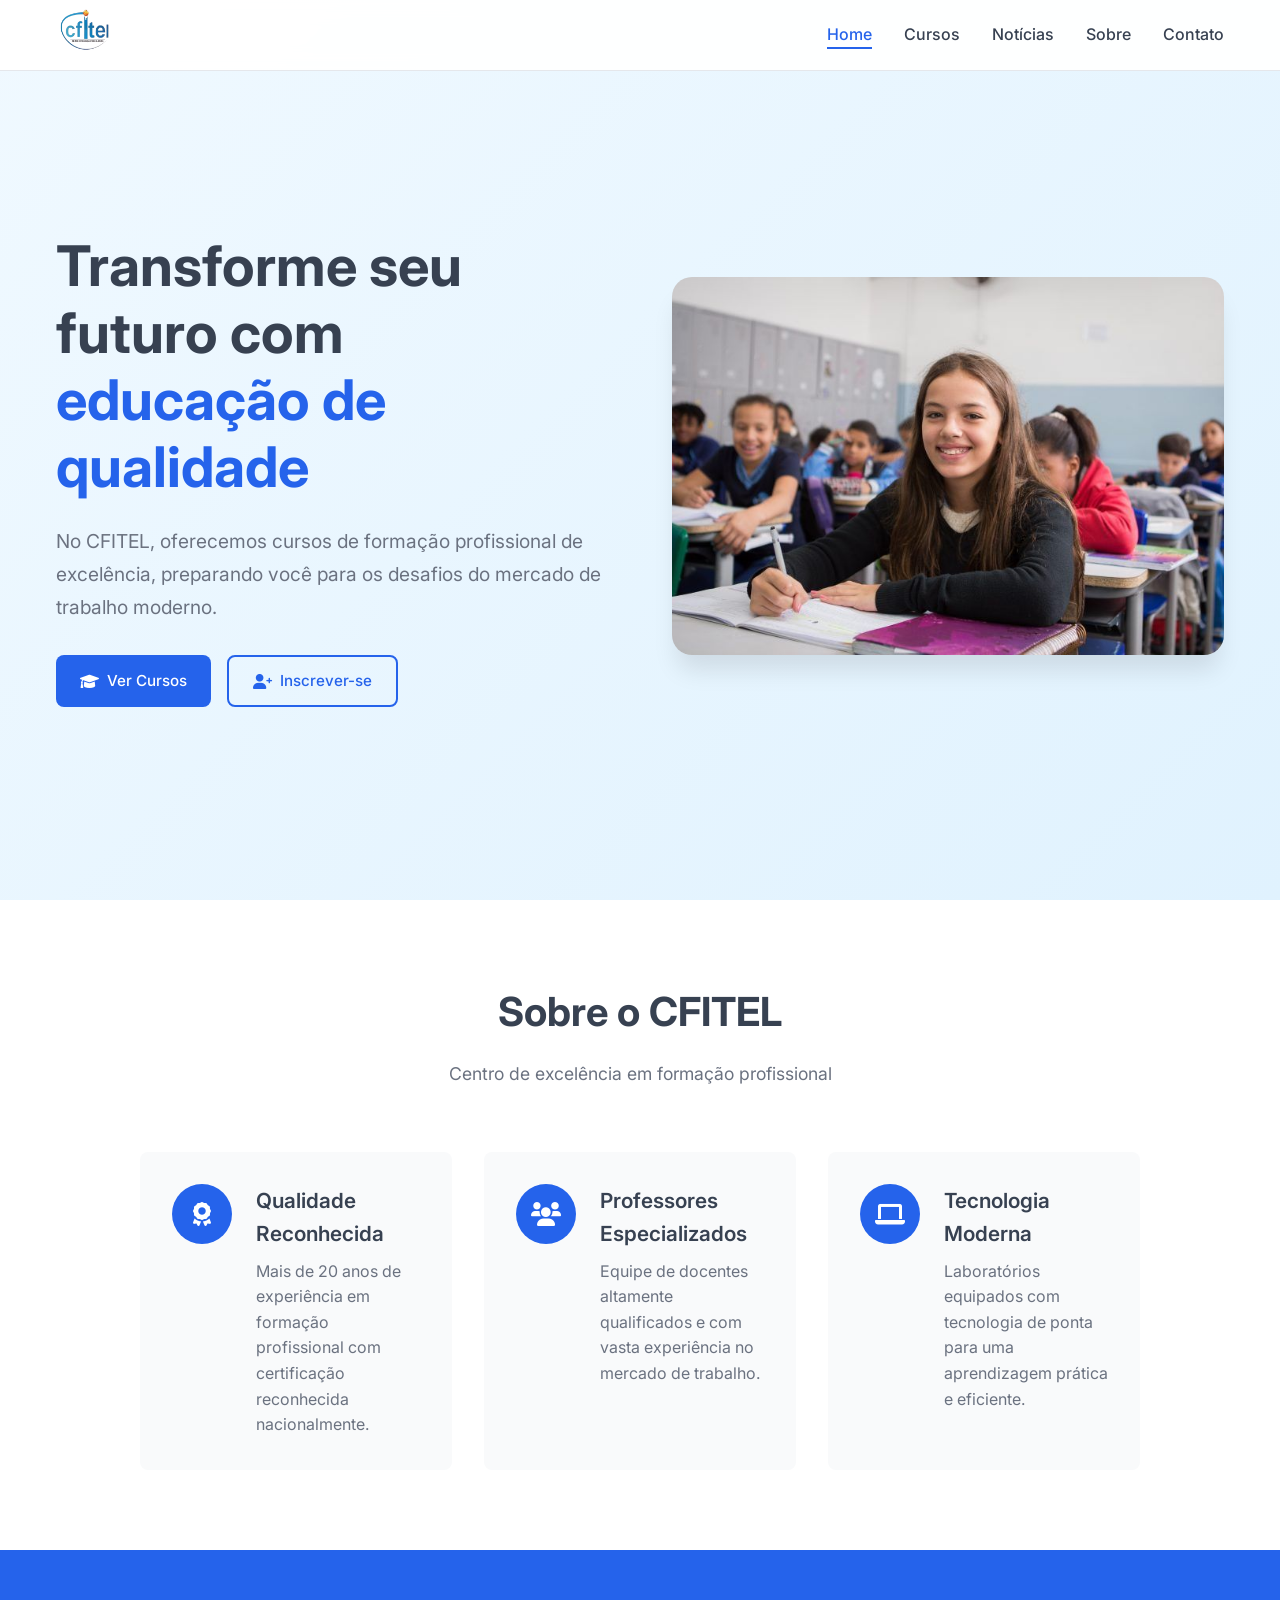
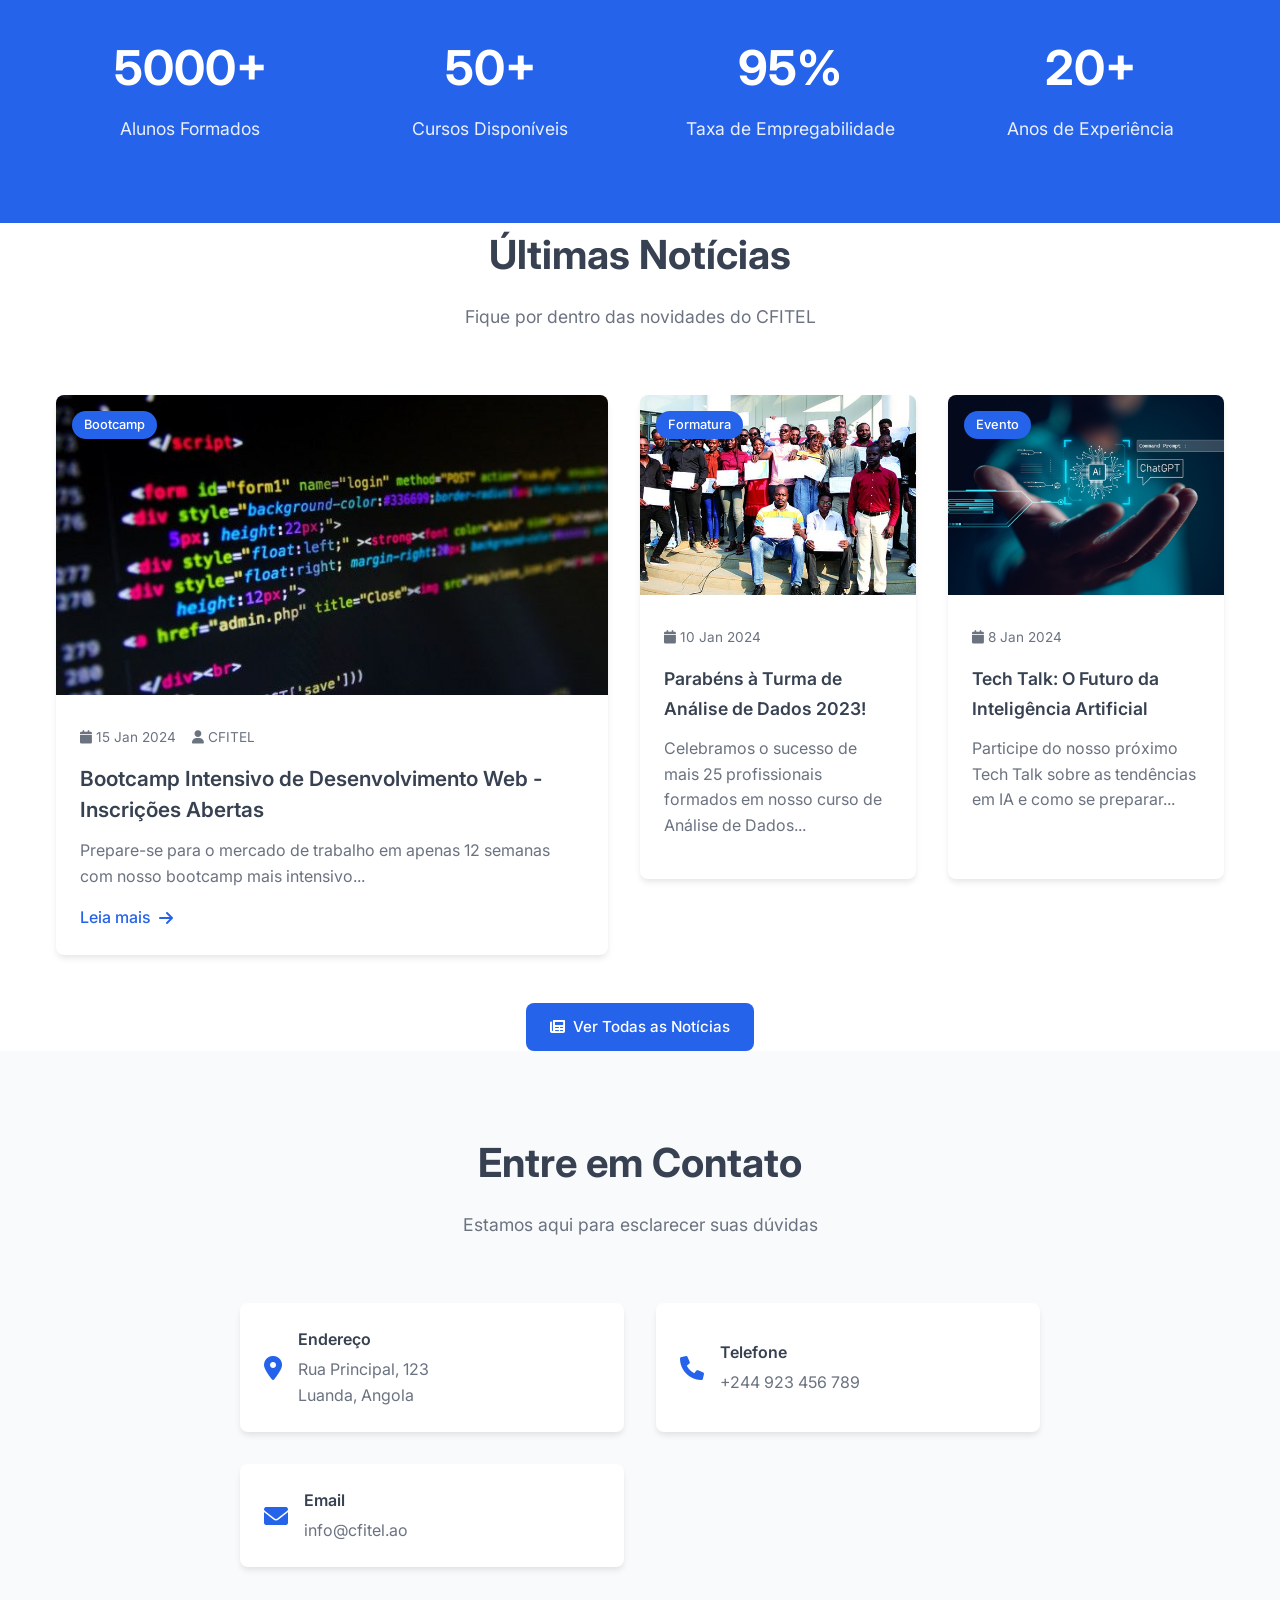
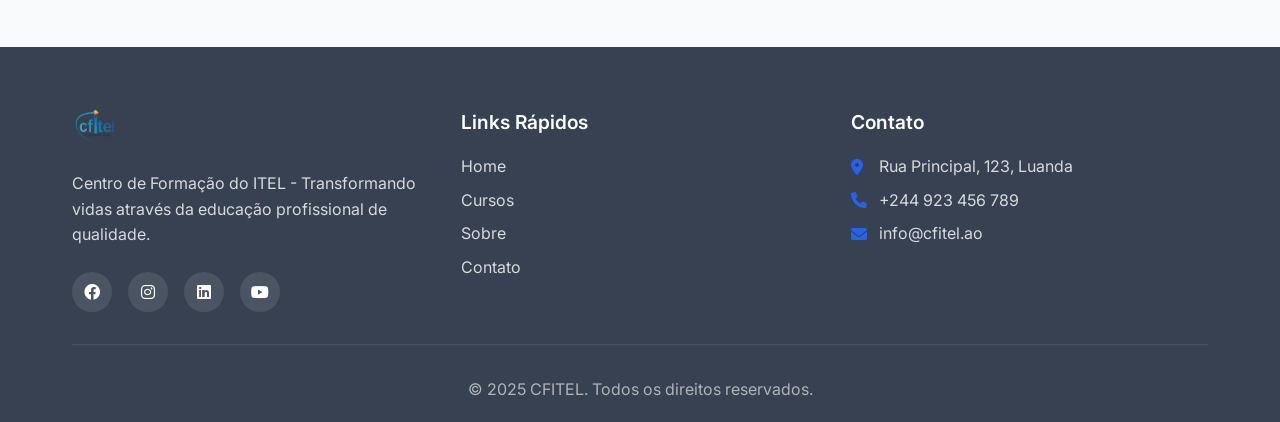
<file: index.html>
<!DOCTYPE html>
<html lang="pt-BR">
<head>
    <meta charset="UTF-8">
    <meta name="viewport" content="width=device-width, initial-scale=1.0">
    <title>CFITEL - Centro de Formação do ITEL</title>
    <link href="https://fonts.googleapis.com/css2?family=Inter:wght@300;400;500;600;700&display=swap" rel="stylesheet">
    <link rel="stylesheet" href="https://cdnjs.cloudflare.com/ajax/libs/font-awesome/6.0.0/css/all.min.css">
    <link rel="shortcut icon" href="img/cfitel.png" type="image/x-icon">
    <link rel="stylesheet" href="style.css">
</head>
<body>
    <!-- Header -->
    <header class="header">
        <nav class="nav container">
            <div class="nav__logo">
                <a href="index.html"><img src="img/cfitel.png" alt="CFITEL Logo" class="logo"></a>
            </div>
            <ul class="nav__menu" id="nav-menu">
                <li class="nav__item">
                    <a href="index.html" class="nav__link active">Home</a>
                </li>
                <li class="nav__item">
                    <a href="cursos.html" class="nav__link">Cursos</a>
                </li>
                <li class="nav__item">
                    <a href="noticias.html" class="nav__link">Notícias</a>
                </li>
                <li class="nav__item">
                    <a href="#sobre" class="nav__link">Sobre</a>
                </li>
                <li class="nav__item">
                    <a href="#contato" class="nav__link">Contato</a>
                </li>
            </ul>
            <div class="nav__toggle" id="nav-toggle">
                <i class="fas fa-bars"></i>
            </div>
        </nav>
    </header>

    <!-- Hero Section -->
    <section class="hero">
        <div class="hero__container container">
            <div class="hero__content">
                <h1 class="hero__title">
                    Transforme seu futuro com
                    <span class="hero__highlight">educação de qualidade</span>
                </h1>
                <p class="hero__description">
                    No CFITEL, oferecemos cursos de formação profissional de excelência, 
                    preparando você para os desafios do mercado de trabalho moderno.
                </p>
                <div class="hero__buttons">
                    <a href="cursos.html" class="btn btn--primary">
                        <i class="fas fa-graduation-cap"></i>
                        Ver Cursos
                    </a>
                    <a href="inscricao.html" class="btn btn--secondary">
                        <i class="fas fa-user-plus"></i>
                        Inscrever-se
                    </a>
                </div>
            </div>
            <div class="hero__image">
                <img src="img/hero-img.jpg" alt="Estudantes CFITEL" class="hero__img">
            </div>
        </div>
    </section>

    <!-- About Section -->
    <section class="about" id="sobre">
        <div class="container">
            <div class="section__header">
                <h2 class="section__title">Sobre o CFITEL</h2>
                <p class="section__subtitle">
                    Centro de excelência em formação profissional
                </p>
            </div>
            <div class="about__container">
                <div class="about__content">
                    <div class="about__item">   
                        <div class="about__icon">
                            <i class="fas fa-award"></i>
                        </div>
                        <div class="about__info">
                            <h3>Qualidade Reconhecida</h3>
                            <p>Mais de 20 anos de experiência em formação profissional com certificação reconhecida nacionalmente.</p>
                        </div>
                    </div>
                    <div class="about__item">
                        <div class="about__icon">
                            <i class="fas fa-users"></i>
                        </div>
                        <div class="about__info">
                            <h3>Professores Especializados</h3>
                            <p>Equipe de docentes altamente qualificados e com vasta experiência no mercado de trabalho.</p>
                        </div>
                    </div>
                    <div class="about__item">
                        <div class="about__icon">
                            <i class="fas fa-laptop"></i>
                        </div>
                        <div class="about__info">
                            <h3>Tecnologia Moderna</h3>
                            <p>Laboratórios equipados com tecnologia de ponta para uma aprendizagem prática e eficiente.</p>
                        </div>
                    </div>
                </div>
            </div>
        </div>
    </section>

    <!-- Stats Section -->
    <section class="stats">
        <div class="container">
            <div class="stats__container">
                <div class="stats__item">
                    <div class="stats__number">5000+</div>
                    <div class="stats__label">Alunos Formados</div>
                </div>
                <div class="stats__item">
                    <div class="stats__number">50+</div>
                    <div class="stats__label">Cursos Disponíveis</div>
                </div>
                <div class="stats__item">
                    <div class="stats__number">95%</div>
                    <div class="stats__label">Taxa de Empregabilidade</div>
                </div>
                <div class="stats__item">
                    <div class="stats__number">20+</div>
                    <div class="stats__label">Anos de Experiência</div>
                </div>
            </div>
        </div>
    </section>

    <!-- Latest News Section -->
    <sctaection class="latest-news">
        <div class="container">
            <div class="section__header">
                <h2 class="section__title">Últimas Notícias</h2>
                <p class="section__subtitle">
                    Fique por dentro das novidades do CFITEL
                </p>
            </div>
            <div class="news__grid">
                <article class="news-card featured">
                    <div class="news-card__image">
                        <img src="img/bootcamp-desenvolvimento-web.jpg" alt="Bootcamp Intensivo">
                        <div class="news-card__category">Bootcamp</div>
                    </div>
                    <div class="news-card__content">
                        <div class="news-card__meta">
                            <span class="news-card__date">
                                <i class="fas fa-calendar"></i> 15 Jan 2024
                            </span>
                            <span class="news-card__author">
                                <i class="fas fa-user"></i> CFITEL
                            </span>
                        </div>
                        <h3 class="news-card__title">
                            <a href="noticia-detalhes.html?id=bootcamp-dev-2024">
                                Bootcamp Intensivo de Desenvolvimento Web - Inscrições Abertas
                            </a>
                        </h3>
                        <p class="news-card__excerpt">
                            Prepare-se para o mercado de trabalho em apenas 12 semanas com nosso bootcamp mais intensivo...
                        </p>
                        <a href="noticia-detalhes.html?id=bootcamp-dev-2024" class="news-card__link">
                            Leia mais <i class="fas fa-arrow-right"></i>
                        </a>
                    </div>
                </article>

                <article class="news-card">
                    <div class="news-card__image">
                        <img src="img/turma-formada1.jpg" alt="Turma Formada">
                        <div class="news-card__category">Formatura</div>
                    </div>
                    <div class="news-card__content">
                        <div class="news-card__meta">
                            <span class="news-card__date">
                                <i class="fas fa-calendar"></i> 10 Jan 2024
                            </span>
                        </div>
                        <h3 class="news-card__title">
                            <a href="noticia-detalhes.html?id=formatura-analise-dados">
                                Parabéns à Turma de Análise de Dados 2023!
                            </a>
                        </h3>
                        <p class="news-card__excerpt">
                            Celebramos o sucesso de mais 25 profissionais formados em nosso curso de Análise de Dados...
                        </p>
                    </div>
                </article>

                <article class="news-card">
                    <div class="news-card__image">
                        <img src="img/talk-ia.jpg" alt="Evento Tech">
                        <div class="news-card__category">Evento</div>
                    </div>
                    <div class="news-card__content">
                        <div class="news-card__meta">
                            <span class="news-card__date">
                                <i class="fas fa-calendar"></i> 8 Jan 2024
                            </span>
                        </div>
                        <h3 class="news-card__title">
                            <a href="noticia-detalhes.html?id=tech-talk-ia">
                                Tech Talk: O Futuro da Inteligência Artificial
                            </a>
                        </h3>
                        <p class="news-card__excerpt">
                            Participe do nosso próximo Tech Talk sobre as tendências em IA e como se preparar...
                        </p>
                    </div>
                </article>
            </div>
            <div class="news__cta">
                <a href="noticias.html" class="btn btn--primary">
                    <i class="fas fa-newspaper"></i>
                    Ver Todas as Notícias
                </a>
            </div>
        </div>
    </section>

    <!-- Contact Section -->
    <section class="contact" id="contato">
        <div class="container">
            <div class="section__header">
                <h2 class="section__title">Entre em Contato</h2>
                <p class="section__subtitle">
                    Estamos aqui para esclarecer suas dúvidas
                </p>
            </div>
            <div class="contact__container">
                <div class="contact__info">
                    <div class="contact__item">
                        <i class="fas fa-map-marker-alt"></i>
                        <div>
                            <h4>Endereço</h4>
                            <p>Rua Principal, 123<br>Luanda, Angola</p>
                        </div>
                    </div>
                    <div class="contact__item">
                        <i class="fas fa-phone"></i>
                        <div>
                            <h4>Telefone</h4>
                            <p>+244 923 456 789</p>
                        </div>
                    </div>
                    <div class="contact__item">
                        <i class="fas fa-envelope"></i>
                        <div>
                            <h4>Email</h4>
                            <p>info@cfitel.ao</p>
                        </div>
                    </div>
                </div>
            </div>
        </div>
    </section>

    <!-- Footer -->
    <footer class="footer">
        <div class="container">
            <div class="footer__container">
                <div class="footer__content">
                    <div class="footer__section">
                        <img src="img/cfitel.png" alt="CFITEL Logo" class="footer__logo">
                        <p class="footer__description">
                            Centro de Formação do ITEL - Transformando vidas através da educação profissional de qualidade.
                        </p>
                        <div class="footer__social">
                            <a href="#" class="footer__social-link">
                                <i class="fab fa-facebook"></i>
                            </a>
                            <a href="#" class="footer__social-link">
                                <i class="fab fa-instagram"></i>
                            </a>
                            <a href="#" class="footer__social-link">
                                <i class="fab fa-linkedin"></i>
                            </a>
                            <a href="#" class="footer__social-link">
                                <i class="fab fa-youtube"></i>
                            </a>
                        </div>
                    </div>
                    <div class="footer__section">
                        <h4 class="footer__title">Links Rápidos</h4>
                        <ul class="footer__links">
                            <li><a href="index.html">Home</a></li>
                            <li><a href="cursos.html">Cursos</a></li>
                            <li><a href="#sobre">Sobre</a></li>
                            <li><a href="#contato">Contato</a></li>
                        </ul>
                    </div>
                    <div class="footer__section">
                        <h4 class="footer__title">Contato</h4>
                        <div class="footer__contact">
                            <p><i class="fas fa-map-marker-alt"></i> Rua Principal, 123, Luanda</p>
                            <p><i class="fas fa-phone"></i> +244 923 456 789</p>
                            <p><i class="fas fa-envelope"></i> info@cfitel.ao</p>
                        </div>
                    </div>
                </div>
                <div class="footer__bottom">
                    <p>&copy; 2025 CFITEL. Todos os direitos reservados.</p>
                </div>
            </div>
        </div>
    </footer>

    <!-- Back to Top Button -->
    <button class="back-to-top" id="back-to-top">
        <i class="fas fa-arrow-up"></i>
    </button>

    <script src="script.js"></script>
</body>
</html>
</file>
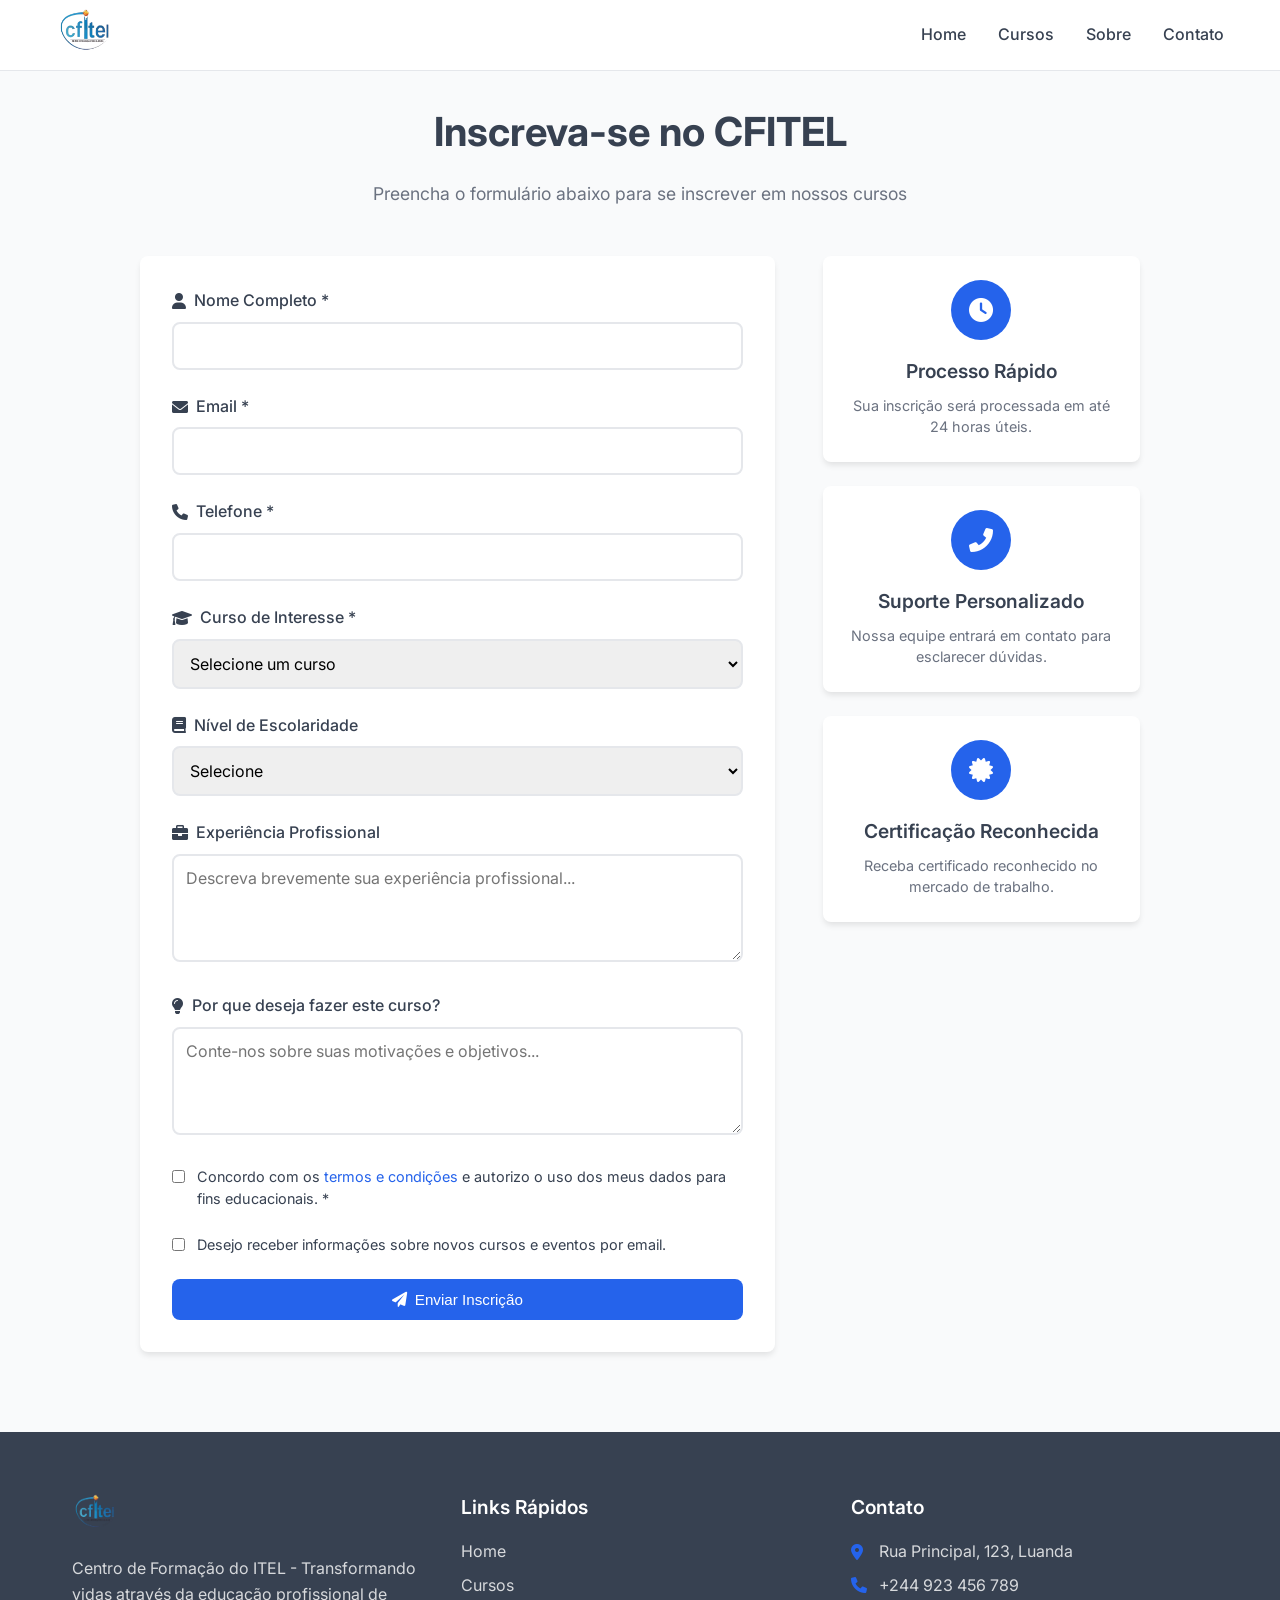
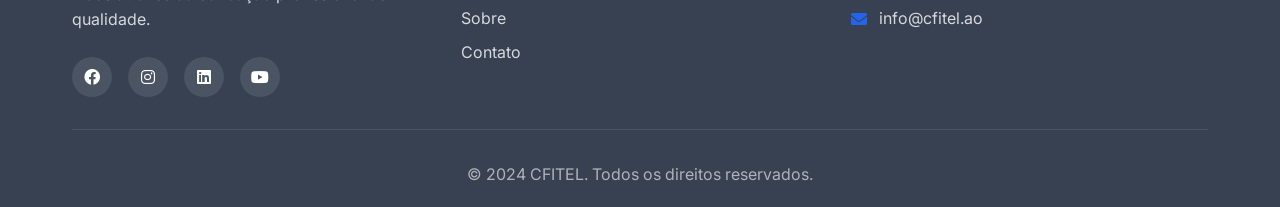
<file: inscricao.html>
<!DOCTYPE html>
<html lang="pt-BR">

<head>
    <meta charset="UTF-8">
    <meta name="viewport" content="width=device-width, initial-scale=1.0">
    <title>Inscrição - CFITEL</title>
    <link href="https://fonts.googleapis.com/css2?family=Inter:wght@300;400;500;600;700&display=swap" rel="stylesheet">
    <link rel="stylesheet" href="https://cdnjs.cloudflare.com/ajax/libs/font-awesome/6.0.0/css/all.min.css">
    <link rel="stylesheet" href="style.css">
</head>

<body>
    <!-- Header -->
    <header class="header">
        <nav class="nav container">
            <div class="nav__logo">
                <a href="index.html"><img src="img/cfitel.png" alt="CFITEL Logo" class="logo"></a>
            </div>
            <ul class="nav__menu" id="nav-menu">
                <li class="nav__item">
                    <a href="index.html" class="nav__link">Home</a>
                </li>
                <li class="nav__item">
                    <a href="cursos.html" class="nav__link">Cursos</a>
                </li>
                <li class="nav__item">
                    <a href="index.html#sobre" class="nav__link">Sobre</a>
                </li>
                <li class="nav__item">
                    <a href="index.html#contato" class="nav__link">Contato</a>
                </li>
            </ul>
            <div class="nav__toggle" id="nav-toggle">
                <i class="fas fa-bars"></i>
            </div>
        </nav>
    </header>

    <!-- Registration Section -->
    <section class="registration">
        <div class="container">
            <div class="registration__header">
                <h1 class="registration__title">Inscreva-se no CFITEL</h1>
                <p class="registration__subtitle">Preencha o formulário abaixo para se inscrever em nossos cursos</p>
            </div>

            <div class="registration__container">
                <div class="registration__form-container">
                    <form class="registration__form" id="registration-form">
                        <div class="form__group">
                            <label for="nome" class="form__label">
                                <i class="fas fa-user"></i>
                                Nome Completo *
                            </label>
                            <input type="text" id="nome" name="nome" class="form__input" required>
                        </div>

                        <div class="form__group">
                            <label for="email" class="form__label">
                                <i class="fas fa-envelope"></i>
                                Email *
                            </label>
                            <input type="email" id="email" name="email" class="form__input" required>
                        </div>

                        <div class="form__group">
                            <label for="telefone" class="form__label">
                                <i class="fas fa-phone"></i>
                                Telefone *
                            </label>
                            <input type="tel" id="telefone" name="telefone" class="form__input" required>
                        </div>

                        <div class="form__group">
                            <label for="curso" class="form__label">
                                <i class="fas fa-graduation-cap"></i>
                                Curso de Interesse *
                            </label>
                            <select id="curso" name="curso" class="form__select" required>
                                <option value="">Selecione um curso</option>
                                <option value="desenvolvimento-web">Desenvolvimento Web Full Stack</option>
                                <option value="analise-dados">Análise de Dados e Business Intelligence</option>
                                <option value="ciberseguranca">Cibersegurança e Ethical Hacking</option>
                                <option value="gestao-projetos">Gestão de Projetos</option>
                                <option value="marketing-digital">Marketing Digital e Redes Sociais</option>
                                <option value="ingles-tecnico">Inglês Técnico para TI</option>
                            </select>
                        </div>

                        <div class="form__group">
                            <label for="escolaridade" class="form__label">
                                <i class="fas fa-book"></i>
                                Nível de Escolaridade
                            </label>
                            <select id="escolaridade" name="escolaridade" class="form__select">
                                <option value="">Selecione</option>
                                <option value="ensino-medio">Ensino Médio</option>
                                <option value="ensino-superior">Ensino Superior</option>
                                <option value="pos-graduacao">Pós-graduação</option>
                            </select>
                        </div>

                        <div class="form__group">
                            <label for="experiencia" class="form__label">
                                <i class="fas fa-briefcase"></i>
                                Experiência Profissional
                            </label>
                            <textarea id="experiencia" name="experiencia" class="form__textarea" rows="4"
                                placeholder="Descreva brevemente sua experiência profissional..."></textarea>
                        </div>

                        <div class="form__group">
                            <label for="motivacao" class="form__label">
                                <i class="fas fa-lightbulb"></i>
                                Por que deseja fazer este curso?
                            </label>
                            <textarea id="motivacao" name="motivacao" class="form__textarea" rows="4"
                                placeholder="Conte-nos sobre suas motivações e objetivos..."></textarea>
                        </div>

                        <div class="form__group form__checkbox">
                            <input type="checkbox" id="termos" name="termos" required>
                            <label for="termos" class="form__checkbox-label">
                                Concordo com os <a href="#" class="form__link">termos e condições</a> e autorizo o uso
                                dos meus dados para fins educacionais. *
                            </label>
                        </div>

                        <div class="form__group form__checkbox">
                            <input type="checkbox" id="newsletter" name="newsletter">
                            <label for="newsletter" class="form__checkbox-label">
                                Desejo receber informações sobre novos cursos e eventos por email.
                            </label>
                        </div>

                        <button type="submit" class="btn btn--primary btn--full">
                            <i class="fas fa-paper-plane"></i>
                            Enviar Inscrição
                        </button>
                    </form>
                </div>

                <div class="registration__info">
                    <div class="info__card">
                        <div class="info__icon">
                            <i class="fas fa-clock"></i>
                        </div>
                        <h3>Processo Rápido</h3>
                        <p>Sua inscrição será processada em até 24 horas úteis.</p>
                    </div>

                    <div class="info__card">
                        <div class="info__icon">
                            <i class="fas fa-phone-alt"></i>
                        </div>
                        <h3>Suporte Personalizado</h3>
                        <p>Nossa equipe entrará em contato para esclarecer dúvidas.</p>
                    </div>

                    <div class="info__card">
                        <div class="info__icon">
                            <i class="fas fa-certificate"></i>
                        </div>
                        <h3>Certificação Reconhecida</h3>
                        <p>Receba certificado reconhecido no mercado de trabalho.</p>
                    </div>
                </div>
            </div>
        </div>
    </section>

    <!-- Footer -->
    <footer class="footer">
        <div class="container">
            <div class="footer__container">
                <div class="footer__content">
                    <div class="footer__section">
                        <img src="img/cfitel.png" alt="CFITEL Logo" class="footer__logo">
                        <p class="footer__description">
                            Centro de Formação do ITEL - Transformando vidas através da educação profissional de
                            qualidade.
                        </p>
                        <div class="footer__social">
                            <a href="#" class="footer__social-link">
                                <i class="fab fa-facebook"></i>
                            </a>
                            <a href="#" class="footer__social-link">
                                <i class="fab fa-instagram"></i>
                            </a>
                            <a href="#" class="footer__social-link">
                                <i class="fab fa-linkedin"></i>
                            </a>
                            <a href="#" class="footer__social-link">
                                <i class="fab fa-youtube"></i>
                            </a>
                        </div>
                    </div>
                    <div class="footer__section">
                        <h4 class="footer__title">Links Rápidos</h4>
                        <ul class="footer__links">
                            <li><a href="index.html">Home</a></li>
                            <li><a href="cursos.html">Cursos</a></li>
                            <li><a href="index.html#sobre">Sobre</a></li>
                            <li><a href="index.html#contato">Contato</a></li>
                        </ul>
                    </div>
                    <div class="footer__section">
                        <h4 class="footer__title">Contato</h4>
                        <div class="footer__contact">
                            <p><i class="fas fa-map-marker-alt"></i> Rua Principal, 123, Luanda</p>
                            <p><i class="fas fa-phone"></i> +244 923 456 789</p>
                            <p><i class="fas fa-envelope"></i> info@cfitel.ao</p>
                        </div>
                    </div>
                </div>
                <div class="footer__bottom">
                    <p>&copy; 2024 CFITEL. Todos os direitos reservados.</p>
                </div>
            </div>
        </div>
    </footer>

    <!-- Back to Top Button -->
    <button class="back-to-top" id="back-to-top">
        <i class="fas fa-arrow-up"></i>
    </button>

    <!-- Success Modal -->
    <div class="modal" id="success-modal">
        <div class="modal__content">
            <div class="modal__header">
                <i class="fas fa-check-circle"></i>
                <h3>Inscrição Enviada com Sucesso!</h3>
            </div>
            <div class="modal__body">
                <p>Obrigado por se inscrever no CFITEL. Entraremos em contato em breve para confirmar sua inscrição e
                    fornecer mais informações sobre o curso.</p>
            </div>
            <div class="modal__footer">
                <button class="btn btn--primary" onclick="closeModal()">Fechar</button>
            </div>
        </div>
    </div>

    <script src="script.js"></script>
</body>

</html>
</file>
<file: style.css>
/* ===== RESET & BASE STYLES ===== */
* {
  margin: 0;
  padding: 0;
  box-sizing: border-box;
}

html {
  scroll-behavior: smooth;
}

body {
  font-family: "Inter", sans-serif;
  line-height: 1.6;
  color: #333;
  overflow-x: hidden;
}

/* ===== VARIABLES ===== */
:root {
  --primary-color: #2563eb;
  --primary-dark: #1d4ed8;
  --secondary-color: #f59e0b;
  --accent-color: #10b981;
  --text-color: #374151;
  --text-light: #6b7280;
  --bg-color: #ffffff;
  --bg-light: #f9fafb;
  --border-color: #e5e7eb;
  --shadow: 0 4px 6px -1px rgba(0, 0, 0, 0.1);
  --shadow-lg: 0 20px 25px -5px rgba(0, 0, 0, 0.1);
  --transition: all 0.3s ease;
  --border-radius: 8px;
  --container-width: 1200px;
}

/* ===== UTILITY CLASSES ===== */
.container {
  max-width: var(--container-width);
  margin: 0 auto;
  padding: 0 1rem;
}

.btn {
  display: inline-flex;
  align-items: center;
  gap: 0.5rem;
  padding: 0.75rem 1.5rem;
  border: none;
  border-radius: var(--border-radius);
  font-weight: 500;
  text-decoration: none;
  cursor: pointer;
  transition: var(--transition);
  font-size: 0.95rem;
}

.btn--primary {
  background: var(--primary-color);
  color: white;
}

.btn--primary:hover {
  background: var(--primary-dark);
  transform: translateY(-2px);
  box-shadow: var(--shadow-lg);
}

.btn--secondary {
  background: transparent;
  color: var(--primary-color);
  border: 2px solid var(--primary-color);
}

.btn--secondary:hover {
  background: var(--primary-color);
  color: white;
}

.btn--back {
  background: var(--bg-light);
  color: var(--text-color);
  border: 1px solid var(--border-color);
}

.btn--back:hover {
  background: var(--border-color);
}

.btn--full {
  width: 100%;
  justify-content: center;
}

/* ===== HEADER ===== */
.header {
  position: fixed;
  top: 0;
  left: 0;
  width: 100%;
  background: rgba(255, 255, 255, 0.95);
  backdrop-filter: blur(10px);
  z-index: 1000;
  transition: var(--transition);
  border-bottom: 1px solid var(--border-color);
}

.nav {
  display: flex;
  align-items: center;
  justify-content: space-between;
  height: 70px;
}

.nav__logo .logo {
  height: 50px;
  width: auto;
}

.nav__menu {
  display: flex;
  list-style: none;
  gap: 2rem;
}

.nav__link {
  text-decoration: none;
  color: var(--text-color);
  font-weight: 500;
  transition: var(--transition);
  position: relative;
}

.nav__link:hover,
.nav__link.active {
  color: var(--primary-color);
}

.nav__link.active::after {
  content: "";
  position: absolute;
  bottom: -5px;
  left: 0;
  width: 100%;
  height: 2px;
  background: var(--primary-color);
}

.nav__toggle {
  display: none;
  font-size: 1.5rem;
  cursor: pointer;
  color: var(--text-color);
}

/* ===== HERO SECTION ===== */
.hero {
  padding: 120px 0 80px;
  background: linear-gradient(135deg, #f0f9ff 0%, #e0f2fe 100%);
  min-height: 100vh;
  display: flex;
  align-items: center;
}

.hero__container {
  display: grid;
  grid-template-columns: 1fr 1fr;
  gap: 4rem;
  align-items: center;
}

.hero__title {
  font-size: 3.5rem;
  font-weight: 700;
  line-height: 1.2;
  margin-bottom: 1.5rem;
  color: var(--text-color);
}

.hero__highlight {
  color: var(--primary-color);
  position: relative;
}

.hero__description {
  font-size: 1.2rem;
  color: var(--text-light);
  margin-bottom: 2rem;
  line-height: 1.7;
}

.hero__buttons {
  display: flex;
  gap: 1rem;
  flex-wrap: wrap;
}

.hero__image {
  position: relative;
}

.hero__img {
  width: 100%;
  height: auto;
  border-radius: 20px;
  box-shadow: var(--shadow-lg);
  animation: float 6s ease-in-out infinite;
}

@keyframes float {

  0%,
  100% {
    transform: translateY(0px);
  }

  50% {
    transform: translateY(-20px);
  }
}

/* ===== SECTIONS ===== */
.section__header {
  text-align: center;
  margin-bottom: 4rem;
}

.section__title {
  font-size: 2.5rem;
  font-weight: 700;
  color: var(--text-color);
  margin-bottom: 1rem;
}

.section__subtitle {
  font-size: 1.1rem;
  color: var(--text-light);
  max-width: 600px;
  margin: 0 auto;
}

/* ===== ABOUT SECTION ===== */
.about {
  padding: 80px 0;
  background: var(--bg-color);
}

.about__container {
  max-width: 1000px;
  margin: 0 auto;
}

.about__content {
  display: grid;
  grid-template-columns: repeat(auto-fit, minmax(300px, 1fr));
  gap: 2rem;
}

.about__item {
  display: flex;
  gap: 1.5rem;
  padding: 2rem;
  background: var(--bg-light);
  border-radius: var(--border-radius);
  transition: var(--transition);
}

.about__item:hover {
  transform: translateY(-5px);
  box-shadow: var(--shadow-lg);
}

.about__icon {
  flex-shrink: 0;
  width: 60px;
  height: 60px;
  background: var(--primary-color);
  border-radius: 50%;
  display: flex;
  align-items: center;
  justify-content: center;
  color: white;
  font-size: 1.5rem;
}

.about__info h3 {
  font-size: 1.3rem;
  font-weight: 600;
  margin-bottom: 0.5rem;
  color: var(--text-color);
}

.about__info p {
  color: var(--text-light);
  line-height: 1.6;
}

/* ===== STATS SECTION ===== */
.stats {
  padding: 80px 0;
  background: var(--primary-color);
  color: white;
}

.stats__container {
  display: grid;
  grid-template-columns: repeat(auto-fit, minmax(200px, 1fr));
  gap: 2rem;
  text-align: center;
}

.stats__number {
  font-size: 3rem;
  font-weight: 700;
  margin-bottom: 0.5rem;
  animation: countUp 2s ease-out;
}

.stats__label {
  font-size: 1.1rem;
  opacity: 0.9;
}

@keyframes countUp {
  from {
    opacity: 0;
    transform: translateY(20px);
  }

  to {
    opacity: 1;
    transform: translateY(0);
  }
}

/* ===== CONTACT SECTION ===== */
.contact {
  padding: 80px 0;
  background: var(--bg-light);
}

.contact__container {
  max-width: 800px;
  margin: 0 auto;
}

.contact__info {
  display: grid;
  grid-template-columns: repeat(auto-fit, minmax(250px, 1fr));
  gap: 2rem;
}

.contact__item {
  display: flex;
  align-items: center;
  gap: 1rem;
  padding: 1.5rem;
  background: white;
  border-radius: var(--border-radius);
  box-shadow: var(--shadow);
}

.contact__item i {
  font-size: 1.5rem;
  color: var(--primary-color);
}

.contact__item h4 {
  font-weight: 600;
  margin-bottom: 0.25rem;
  color: var(--text-color);
}

.contact__item p {
  color: var(--text-light);
  margin: 0;
}

/* ===== PAGE HEADER ===== */
.page-header {
  padding: 120px 0 60px;
  background: linear-gradient(135deg, var(--primary-color) 0%, var(--primary-dark) 100%);
  color: white;
  text-align: center;
}

.page-header__title {
  font-size: 3rem;
  font-weight: 700;
  margin-bottom: 1rem;
}

.page-header__subtitle {
  font-size: 1.2rem;
  opacity: 0.9;
}

/* ===== COURSES SECTION ===== */
.courses {
  padding: 80px 0;
  background: var(--bg-light);
}

.courses__filter {
  display: flex;
  justify-content: center;
  gap: 1rem;
  margin-bottom: 3rem;
  flex-wrap: wrap;
}

.filter-btn {
  padding: 0.75rem 1.5rem;
  border: 2px solid var(--border-color);
  background: white;
  color: var(--text-color);
  border-radius: 25px;
  cursor: pointer;
  transition: var(--transition);
  font-weight: 500;
}

.filter-btn:hover,
.filter-btn.active {
  background: var(--primary-color);
  color: white;
  border-color: var(--primary-color);
}

.courses__grid {
  display: grid;
  grid-template-columns: repeat(auto-fit, minmax(350px, 1fr));
  gap: 2rem;
}

.course-card {
  background: white;
  border-radius: var(--border-radius);
  overflow: hidden;
  box-shadow: var(--shadow);
  transition: var(--transition);
  opacity: 1;
  transform: scale(1);
}

.course-card:hover {
  transform: translateY(-10px);
  box-shadow: var(--shadow-lg);
}

.course-card.hidden {
  opacity: 0;
  transform: scale(0.8);
  pointer-events: none;
}

.course-card__image {
  position: relative;
  overflow: hidden;
}

.course-card__image img {
  width: 100%;
  height: 200px;
  object-fit: cover;
  transition: var(--transition);
}

.course-card__overlay {
  position: absolute;
  top: 0;
  left: 0;
  right: 0;
  bottom: 0;
  background: rgba(37, 99, 235, 0.9);
  display: flex;
  align-items: center;
  justify-content: center;
  opacity: 0;
  transition: var(--transition);
}

.course-card:hover .course-card__overlay {
  opacity: 1;
}

.course-card:hover .course-card__image img {
  transform: scale(1.1);
}

.course-card__content {
  padding: 1.5rem;
}

.course-card__category {
  display: inline-block;
  padding: 0.25rem 0.75rem;
  background: var(--accent-color);
  color: white;
  border-radius: 15px;
  font-size: 0.8rem;
  font-weight: 500;
  margin-bottom: 1rem;
}

.course-card__title {
  font-size: 1.3rem;
  font-weight: 600;
  margin-bottom: 0.75rem;
  color: var(--text-color);
}

.course-card__description {
  color: var(--text-light);
  margin-bottom: 1rem;
  line-height: 1.6;
}

.course-card__info {
  display: flex;
  justify-content: space-between;
  align-items: center;
  font-size: 0.9rem;
  color: var(--text-light);
}

.course-card__duration,
.course-card__level {
  display: flex;
  align-items: center;
  gap: 0.5rem;
}

/* ===== COURSE DETAILS ===== */
.course-details {
  padding: 100px 0 80px;
  background: var(--bg-light);
}

.course-details__header {
  display: flex;
  justify-content: space-between;
  align-items: center;
  margin-bottom: 2rem;
  flex-wrap: wrap;
  gap: 1rem;
}

.course-details__breadcrumb {
  display: flex;
  align-items: center;
  gap: 0.5rem;
  color: var(--text-light);
}

.course-details__breadcrumb a {
  color: var(--primary-color);
  text-decoration: none;
}

.course-details__main {
  display: grid;
  grid-template-columns: 2fr 1fr;
  gap: 3rem;
  margin-bottom: 3rem;
}

.course-details__content {
  background: white;
  padding: 2rem;
  border-radius: var(--border-radius);
  box-shadow: var(--shadow);
}

.course-details__image {
  width: 100%;
  height: 300px;
  object-fit: cover;
  border-radius: var(--border-radius);
  margin-bottom: 2rem;
}

.course-details__title {
  font-size: 2.5rem;
  font-weight: 700;
  color: var(--text-color);
  margin-bottom: 1rem;
}

.course-details__meta {
  display: flex;
  gap: 2rem;
  margin-bottom: 2rem;
  flex-wrap: wrap;
}

.course-details__meta-item {
  display: flex;
  align-items: center;
  gap: 0.5rem;
  color: var(--text-light);
}

.course-details__description {
  color: var(--text-color);
  line-height: 1.7;
  margin-bottom: 2rem;
}

.course-details__section {
  margin-bottom: 2rem;
}

.course-details__section h3 {
  font-size: 1.5rem;
  font-weight: 600;
  color: var(--text-color);
  margin-bottom: 1rem;
}

.course-details__list {
  list-style: none;
  padding: 0;
}

.course-details__list li {
  padding: 0.5rem 0;
  border-bottom: 1px solid var(--border-color);
  display: flex;
  align-items: center;
  gap: 0.5rem;
}

.course-details__list li:last-child {
  border-bottom: none;
}

.course-details__list li i {
  color: var(--accent-color);
}

.course-details__sidebar {
  background: white;
  padding: 2rem;
  border-radius: var(--border-radius);
  box-shadow: var(--shadow);
  height: fit-content;
  position: sticky;
  top: 100px;
}

.course-details__price {
  text-align: center;
  margin-bottom: 2rem;
}

.course-details__price-value {
  font-size: 2.5rem;
  font-weight: 700;
  color: var(--primary-color);
}

.course-details__price-label {
  color: var(--text-light);
  font-size: 0.9rem;
}

.course-details__features {
  list-style: none;
  margin-bottom: 2rem;
}

.course-details__features li {
  padding: 0.75rem 0;
  display: flex;
  align-items: center;
  gap: 0.75rem;
  border-bottom: 1px solid var(--border-color);
}

.course-details__features li:last-child {
  border-bottom: none;
}

.course-details__features i {
  color: var(--accent-color);
  width: 20px;
}

/* ===== REGISTRATION SECTION ===== */
.registration {
  padding: 100px 0 80px;
  background: var(--bg-light);
}

.registration__header {
  text-align: center;
  margin-bottom: 3rem;
}

.registration__title {
  font-size: 2.5rem;
  font-weight: 700;
  color: var(--text-color);
  margin-bottom: 1rem;
}

.registration__subtitle {
  font-size: 1.1rem;
  color: var(--text-light);
}

.registration__container {
  display: grid;
  grid-template-columns: 2fr 1fr;
  gap: 3rem;
  max-width: 1000px;
  margin: 0 auto;
}

.registration__form-container {
  background: white;
  padding: 2rem;
  border-radius: var(--border-radius);
  box-shadow: var(--shadow);
}

.form__group {
  margin-bottom: 1.5rem;
}

.form__label {
  display: flex;
  align-items: center;
  gap: 0.5rem;
  font-weight: 500;
  color: var(--text-color);
  margin-bottom: 0.5rem;
}

.form__input,
.form__select,
.form__textarea {
  width: 100%;
  padding: 0.75rem;
  border: 2px solid var(--border-color);
  border-radius: var(--border-radius);
  font-size: 1rem;
  transition: var(--transition);
  font-family: inherit;
}

.form__input:focus,
.form__select:focus,
.form__textarea:focus {
  outline: none;
  border-color: var(--primary-color);
  box-shadow: 0 0 0 3px rgba(37, 99, 235, 0.1);
}

.form__textarea {
  resize: vertical;
  min-height: 100px;
}

.form__checkbox {
  display: flex;
  align-items: flex-start;
  gap: 0.75rem;
}

.form__checkbox input[type="checkbox"] {
  width: auto;
  margin-top: 0.25rem;
}

.form__checkbox-label {
  font-size: 0.9rem;
  line-height: 1.5;
  color: var(--text-color);
}

.form__link {
  color: var(--primary-color);
  text-decoration: none;
}

.form__link:hover {
  text-decoration: underline;
}

.registration__info {
  display: flex;
  flex-direction: column;
  gap: 1.5rem;
}

.info__card {
  background: white;
  padding: 1.5rem;
  border-radius: var(--border-radius);
  box-shadow: var(--shadow);
  text-align: center;
}

.info__icon {
  width: 60px;
  height: 60px;
  background: var(--primary-color);
  border-radius: 50%;
  display: flex;
  align-items: center;
  justify-content: center;
  margin: 0 auto 1rem;
  color: white;
  font-size: 1.5rem;
}

.info__card h3 {
  font-size: 1.2rem;
  font-weight: 600;
  color: var(--text-color);
  margin-bottom: 0.5rem;
}

.info__card p {
  color: var(--text-light);
  font-size: 0.9rem;
  line-height: 1.5;
}

/* ===== MODAL ===== */
.modal {
  position: fixed;
  top: 0;
  left: 0;
  width: 100%;
  height: 100%;
  background: rgba(0, 0, 0, 0.5);
  display: flex;
  align-items: center;
  justify-content: center;
  z-index: 2000;
  opacity: 0;
  visibility: hidden;
  transition: var(--transition);
}

.modal.active {
  opacity: 1;
  visibility: visible;
}

.modal__content {
  background: white;
  border-radius: var(--border-radius);
  padding: 2rem;
  max-width: 500px;
  width: 90%;
  text-align: center;
  transform: scale(0.8);
  transition: var(--transition);
}

.modal.active .modal__content {
  transform: scale(1);
}

.modal__header {
  margin-bottom: 1.5rem;
}

.modal__header i {
  font-size: 3rem;
  color: var(--accent-color);
  margin-bottom: 1rem;
}

.modal__header h3 {
  font-size: 1.5rem;
  font-weight: 600;
  color: var(--text-color);
}

.modal__body p {
  color: var(--text-light);
  line-height: 1.6;
  margin-bottom: 1.5rem;
}

/* ===== FOOTER ===== */
.footer {
  background: var(--text-color);
  color: white;
  padding: 60px 0 20px;
}

.footer__container {
  max-width: var(--container-width);
  margin: 0 auto;
  padding: 0 1rem;
}

.footer__content {
  display: grid;
  grid-template-columns: repeat(auto-fit, minmax(250px, 1fr));
  gap: 2rem;
  margin-bottom: 2rem;
}

.footer__logo {
  height: 40px;
  width: auto;
  margin-bottom: 1rem;
}

.footer__description {
  color: rgba(255, 255, 255, 0.8);
  line-height: 1.6;
  margin-bottom: 1.5rem;
}

.footer__social {
  display: flex;
  gap: 1rem;
}

.footer__social-link {
  display: flex;
  align-items: center;
  justify-content: center;
  width: 40px;
  height: 40px;
  background: rgba(255, 255, 255, 0.1);
  border-radius: 50%;
  color: white;
  text-decoration: none;
  transition: var(--transition);
}

.footer__social-link:hover {
  background: var(--primary-color);
  transform: translateY(-2px);
}

.footer__title {
  font-size: 1.2rem;
  font-weight: 600;
  margin-bottom: 1rem;
  color: white;
}

.footer__links {
  list-style: none;
}

.footer__links li {
  margin-bottom: 0.5rem;
}

.footer__links a {
  color: rgba(255, 255, 255, 0.8);
  text-decoration: none;
  transition: var(--transition);
}

.footer__links a:hover {
  color: var(--primary-color);
}

.footer__contact p {
  display: flex;
  align-items: center;
  gap: 0.5rem;
  margin-bottom: 0.5rem;
  color: rgba(255, 255, 255, 0.8);
}

.footer__contact i {
  width: 20px;
  color: var(--primary-color);
}

.footer__bottom {
  text-align: center;
  padding-top: 2rem;
  border-top: 1px solid rgba(255, 255, 255, 0.1);
  color: rgba(255, 255, 255, 0.6);
}

/* ===== BACK TO TOP BUTTON ===== */
.back-to-top {
  position: fixed;
  bottom: 30px;
  right: 30px;
  width: 50px;
  height: 50px;
  background: var(--primary-color);
  color: white;
  border: none;
  border-radius: 50%;
  cursor: pointer;
  font-size: 1.2rem;
  opacity: 0;
  visibility: hidden;
  transition: var(--transition);
  z-index: 1000;
}

.back-to-top.show {
  opacity: 1;
  visibility: visible;
}

.back-to-top:hover {
  background: var(--primary-dark);
  transform: translateY(-3px);
}

/* ===== RESPONSIVE DESIGN ===== */
@media (max-width: 768px) {

  /* Navigation */
  .nav__menu {
    position: fixed;
    top: 70px;
    left: -100%;
    width: 100%;
    height: calc(100vh - 70px);
    background: white;
    flex-direction: column;
    justify-content: flex-start;
    align-items: center;
    padding-top: 2rem;
    transition: var(--transition);
    box-shadow: var(--shadow);
  }

  .nav__menu.show {
    left: 0;
  }

  .nav__toggle {
    display: block;
  }

  /* Hero Section */
  .hero__container {
    grid-template-columns: 1fr;
    gap: 2rem;
    text-align: center;
  }

  .hero__title {
    font-size: 2.5rem;
  }

  .hero__buttons {
    justify-content: center;
  }

  /* Page Header */
  .page-header__title {
    font-size: 2rem;
  }

  /* Course Details */
  .course-details__header {
    flex-direction: column;
    align-items: flex-start;
  }

  .course-details__main {
    grid-template-columns: 1fr;
    gap: 2rem;
  }

  .course-details__sidebar {
    position: static;
  }

  /* Registration */
  .registration__container {
    grid-template-columns: 1fr;
    gap: 2rem;
  }

  /* Courses Filter */
  .courses__filter {
    justify-content: flex-start;
    overflow-x: auto;
    padding-bottom: 1rem;
  }

  .filter-btn {
    white-space: nowrap;
    flex-shrink: 0;
  }

  /* Course Grid */
  .courses__grid {
    grid-template-columns: 1fr;
  }

  /* Stats */
  .stats__container {
    grid-template-columns: repeat(2, 1fr);
  }

  /* About */
  .about__content {
    grid-template-columns: 1fr;
  }

  .about__item {
    flex-direction: column;
    text-align: center;
  }

  /* Contact */
  .contact__info {
    grid-template-columns: 1fr;
  }

  /* Footer */
  .footer__content {
    grid-template-columns: 1fr;
    text-align: center;
  }

  /* Modal */
  .modal__content {
    margin: 1rem;
    padding: 1.5rem;
  }
}

@media (max-width: 480px) {
  .hero__title {
    font-size: 2rem;
  }

  .section__title {
    font-size: 2rem;
  }

  .stats__container {
    grid-template-columns: 1fr;
  }

  .stats__number {
    font-size: 2.5rem;
  }

  .course-card__info {
    flex-direction: column;
    gap: 0.5rem;
    align-items: flex-start;
  }

  .back-to-top {
    bottom: 20px;
    right: 20px;
    width: 45px;
    height: 45px;
  }
}

/* ===== ANIMATIONS ===== */
@keyframes fadeInUp {
  from {
    opacity: 0;
    transform: translateY(30px);
  }

  to {
    opacity: 1;
    transform: translateY(0);
  }
}

@keyframes fadeInLeft {
  from {
    opacity: 0;
    transform: translateX(-30px);
  }

  to {
    opacity: 1;
    transform: translateX(0);
  }
}

@keyframes fadeInRight {
  from {
    opacity: 0;
    transform: translateX(30px);
  }

  to {
    opacity: 1;
    transform: translateX(0);
  }
}

.animate-on-scroll {
  opacity: 0;
  transform: translateY(30px);
  transition: all 0.6s ease;
}

.animate-on-scroll.animated {
  opacity: 1;
  transform: translateY(0);
}

/* ===== LOADING STATES ===== */
.loading {
  opacity: 0.6;
  pointer-events: none;
}

.spinner {
  display: inline-block;
  width: 20px;
  height: 20px;
  border: 2px solid rgba(255, 255, 255, 0.3);
  border-radius: 50%;
  border-top-color: white;
  animation: spin 1s ease-in-out infinite;
}

@keyframes spin {
  to {
    transform: rotate(360deg);
  }
}

/* ===== ACCESSIBILITY ===== */
@media (prefers-reduced-motion: reduce) {
  * {
    animation-duration: 0.01ms !important;
    animation-iteration-count: 1 !important;
    transition-duration: 0.01ms !important;
  }
}

.sr-only {
  position: absolute;
  width: 1px;
  height: 1px;
  padding: 0;
  margin: -1px;
  overflow: hidden;
  clip: rect(0, 0, 0, 0);
  white-space: nowrap;
  border: 0;
}

/* ===== PRINT STYLES ===== */
@media print {

  .header,
  .footer,
  .back-to-top,
  .nav__toggle {
    display: none;
  }

  body {
    font-size: 12pt;
    line-height: 1.4;
  }

  .hero,
  .page-header {
    padding: 20px 0;
  }
}

/* ===== NEWS SECTIONS ===== */
.latest-news {
  padding: 80px 0;
  background: var(--bg-color);
}

.news__grid {
  display: grid;
  grid-template-columns: 2fr 1fr 1fr;
  gap: 2rem;
  margin-bottom: 3rem;
}

.news-card {
  background: white;
  border-radius: var(--border-radius);
  overflow: hidden;
  box-shadow: var(--shadow);
  transition: var(--transition);
  opacity: 1;
  transform: scale(1);
}

.news-card:hover {
  transform: translateY(-5px);
  box-shadow: var(--shadow-lg);
}

.news-card.hidden {
  opacity: 0;
  transform: scale(0.8);
  pointer-events: none;
}

.news-card.featured {
  grid-row: span 2;
}

.news-card__image {
  position: relative;
  overflow: hidden;
}

.news-card__image img {
  width: 100%;
  height: 200px;
  object-fit: cover;
  transition: var(--transition);
}

.news-card.featured .news-card__image img {
  height: 300px;
}

.news-card:hover .news-card__image img {
  transform: scale(1.05);
}

.news-card__category {
  position: absolute;
  top: 1rem;
  left: 1rem;
  background: var(--primary-color);
  color: white;
  padding: 0.25rem 0.75rem;
  border-radius: 15px;
  font-size: 0.8rem;
  font-weight: 500;
}

.news-card__content {
  padding: 1.5rem;
}

.news-card__meta {
  display: flex;
  gap: 1rem;
  margin-bottom: 1rem;
  font-size: 0.85rem;
  color: var(--text-light);
}

.news-card__date,
.news-card__author {
  display: flex;
  align-items: center;
  gap: 0.25rem;
}

.news-card__title {
  margin-bottom: 0.75rem;
}

.news-card__title a {
  color: var(--text-color);
  text-decoration: none;
  font-size: 1.1rem;
  font-weight: 600;
  line-height: 1.4;
  transition: var(--transition);
}

.news-card.featured .news-card__title a {
  font-size: 1.3rem;
}

.news-card__title a:hover {
  color: var(--primary-color);
}

.news-card__excerpt {
  color: var(--text-light);
  line-height: 1.6;
  margin-bottom: 1rem;
}

.news-card__link {
  color: var(--primary-color);
  text-decoration: none;
  font-weight: 500;
  display: inline-flex;
  align-items: center;
  gap: 0.5rem;
  transition: var(--transition);
}

.news-card__link:hover {
  gap: 0.75rem;
}

.news-card__tags {
  display: flex;
  gap: 0.5rem;
  flex-wrap: wrap;
  margin-top: 1rem;
}

.tag {
  background: var(--bg-light);
  color: var(--text-color);
  padding: 0.25rem 0.5rem;
  border-radius: 12px;
  font-size: 0.75rem;
  font-weight: 500;
}

.news-card__stats,
.news-card__event-info,
.news-card__companies,
.news-card__achievement,
.news-card__certifications {
  display: flex;
  gap: 1rem;
  margin-top: 1rem;
  font-size: 0.85rem;
}

.stat,
.event-date,
.event-location,
.company,
.achievement,
.cert {
  display: flex;
  align-items: center;
  gap: 0.25rem;
  color: var(--text-light);
}

.company,
.cert {
  background: var(--accent-color);
  color: white;
  padding: 0.25rem 0.5rem;
  border-radius: 10px;
  font-size: 0.75rem;
}

.news__cta {
  text-align: center;
}

/* ===== NEWS PAGE STYLES ===== */
.news-categories {
  padding: 2rem 0;
  background: var(--bg-light);
  border-bottom: 1px solid var(--border-color);
}

.categories__filter {
  display: flex;
  justify-content: center;
  gap: 1rem;
  flex-wrap: wrap;
}

.category-btn {
  padding: 0.75rem 1.5rem;
  border: 2px solid var(--border-color);
  background: white;
  color: var(--text-color);
  border-radius: 25px;
  cursor: pointer;
  transition: var(--transition);
  font-weight: 500;
}

.category-btn:hover,
.category-btn.active {
  background: var(--primary-color);
  color: white;
  border-color: var(--primary-color);
}

.featured-news {
  padding: 3rem 0;
  background: var(--bg-light);
}

.featured-article {
  display: grid;
  grid-template-columns: 1fr 1fr;
  gap: 3rem;
  align-items: center;
  background: white;
  border-radius: var(--border-radius);
  overflow: hidden;
  box-shadow: var(--shadow-lg);
}

.featured-article__image {
  position: relative;
  height: 400px;
  overflow: hidden;
}

.featured-article__image img {
  width: 100%;
  height: 100%;
  object-fit: cover;
}

.featured-article__overlay {
  position: absolute;
  top: 1.5rem;
  left: 1.5rem;
}

.featured-article__category {
  background: var(--primary-color);
  color: white;
  padding: 0.5rem 1rem;
  border-radius: 20px;
  font-weight: 500;
}

.featured-article__content {
  padding: 2rem;
}

.featured-article__meta {
  display: flex;
  gap: 2rem;
  margin-bottom: 1.5rem;
  font-size: 0.9rem;
  color: var(--text-light);
  flex-wrap: wrap;
}

.featured-article__date,
.featured-article__author,
.featured-article__views {
  display: flex;
  align-items: center;
  gap: 0.5rem;
}

.featured-article__title {
  font-size: 2rem;
  font-weight: 700;
  color: var(--text-color);
  margin-bottom: 1.5rem;
  line-height: 1.3;
}

.featured-article__excerpt {
  color: var(--text-light);
  line-height: 1.7;
  margin-bottom: 2rem;
  font-size: 1.1rem;
}

.news-grid-section {
  padding: 4rem 0;
  background: var(--bg-light);
}

.news-grid-section .news__grid {
  display: grid;
  grid-template-columns: repeat(auto-fit, minmax(350px, 1fr));
  gap: 2rem;
  margin-bottom: 3rem;
}

.news__load-more {
  text-align: center;
}

/* ===== NEWSLETTER SECTION ===== */
.newsletter {
  padding: 4rem 0;
  background: var(--primary-color);
  color: white;
}

.newsletter__content {
  display: grid;
  grid-template-columns: 1fr 1fr;
  gap: 3rem;
  align-items: center;
}

.newsletter__title {
  font-size: 1.8rem;
  font-weight: 600;
  margin-bottom: 1rem;
  display: flex;
  align-items: center;
  gap: 0.75rem;
}

.newsletter__description {
  font-size: 1.1rem;
  opacity: 0.9;
  line-height: 1.6;
}

.newsletter__form {
  max-width: 500px;
}

.newsletter__input-group {
  display: flex;
  gap: 1rem;
}

.newsletter__input {
  flex: 1;
  padding: 1rem;
  border: none;
  border-radius: var(--border-radius);
  font-size: 1rem;
}

.newsletter__input:focus {
  outline: none;
  box-shadow: 0 0 0 3px rgba(255, 255, 255, 0.3);
}

/* ===== ARTICLE DETAIL STYLES ===== */
.article-detail {
  padding: 100px 0 80px;
  background: var(--bg-light);
}

.article-detail__header {
  display: flex;
  justify-content: space-between;
  align-items: center;
  margin-bottom: 3rem;
  flex-wrap: wrap;
  gap: 1rem;
}

.article-detail__breadcrumb {
  display: flex;
  align-items: center;
  gap: 0.5rem;
  color: var(--text-light);
}

.article-detail__breadcrumb a {
  color: var(--primary-color);
  text-decoration: none;
}

.article-detail__content {
  background: white;
  padding: 3rem;
  border-radius: var(--border-radius);
  box-shadow: var(--shadow);
  margin-bottom: 4rem;
}

.article-detail__image {
  width: 100%;
  height: 400px;
  object-fit: cover;
  border-radius: var(--border-radius);
  margin-bottom: 2rem;
}

.article-detail__meta {
  display: flex;
  gap: 2rem;
  margin-bottom: 2rem;
  padding-bottom: 1rem;
  border-bottom: 1px solid var(--border-color);
  font-size: 0.9rem;
  color: var(--text-light);
  flex-wrap: wrap;
}

.article-detail__category {
  background: var(--primary-color);
  color: white;
  padding: 0.5rem 1rem;
  border-radius: 20px;
  font-weight: 500;
  margin-bottom: 2rem;
  display: inline-block;
}

.article-detail__title {
  font-size: 2.5rem;
  font-weight: 700;
  color: var(--text-color);
  margin-bottom: 2rem;
  line-height: 1.3;
}

.article-detail__body {
  color: var(--text-color);
  line-height: 1.8;
  font-size: 1.1rem;
}

.article-detail__body h3 {
  font-size: 1.5rem;
  font-weight: 600;
  margin: 2rem 0 1rem;
  color: var(--text-color);
}

.article-detail__body p {
  margin-bottom: 1.5rem;
}

.article-detail__body ul,
.article-detail__body ol {
  margin: 1.5rem 0;
  padding-left: 2rem;
}

.article-detail__body li {
  margin-bottom: 0.5rem;
}

.article-detail__cta {
  background: var(--bg-light);
  padding: 2rem;
  border-radius: var(--border-radius);
  text-align: center;
  margin-top: 3rem;
}

.article-detail__cta h4 {
  font-size: 1.3rem;
  font-weight: 600;
  margin-bottom: 1rem;
  color: var(--text-color);
}

.article-detail__cta p {
  color: var(--text-light);
  margin-bottom: 1.5rem;
}

/* ===== RELATED ARTICLES ===== */
.related-articles {
  margin-top: 4rem;
}

.related-articles__title {
  font-size: 1.8rem;
  font-weight: 600;
  color: var(--text-color);
  margin-bottom: 2rem;
  text-align: center;
}

.related-articles__grid {
  display: grid;
  grid-template-columns: repeat(auto-fit, minmax(300px, 1fr));
  gap: 2rem;
}

/* ===== RESPONSIVE DESIGN FOR NEWS ===== */
@media (max-width: 768px) {
  .news__grid {
    grid-template-columns: 1fr;
  }

  .featured-article {
    grid-template-columns: 1fr;
  }

  .featured-article__image {
    height: 250px;
  }

  .featured-article__title {
    font-size: 1.5rem;
  }

  .newsletter__content {
    grid-template-columns: 1fr;
    text-align: center;
  }

  .newsletter__input-group {
    flex-direction: column;
  }

  .categories__filter {
    justify-content: flex-start;
    overflow-x: auto;
    padding-bottom: 1rem;
  }

  .category-btn {
    white-space: nowrap;
    flex-shrink: 0;
  }

  .article-detail__header {
    flex-direction: column;
    align-items: flex-start;
  }

  .article-detail__content {
    padding: 2rem 1.5rem;
  }

  .article-detail__title {
    font-size: 2rem;
  }

  .news-card__meta {
    flex-direction: column;
    gap: 0.5rem;
  }

  .news-card__stats,
  .news-card__event-info,
  .news-card__companies,
  .news-card__certifications {
    flex-direction: column;
    gap: 0.5rem;
  }
}

@media (max-width: 480px) {
  .featured-article__content {
    padding: 1.5rem;
  }

  .newsletter__title {
    font-size: 1.5rem;
  }

  .article-detail__title {
    font-size: 1.8rem;
  }

  .news-grid-section .news__grid {
    grid-template-columns: 1fr;
  }
}
</file>
